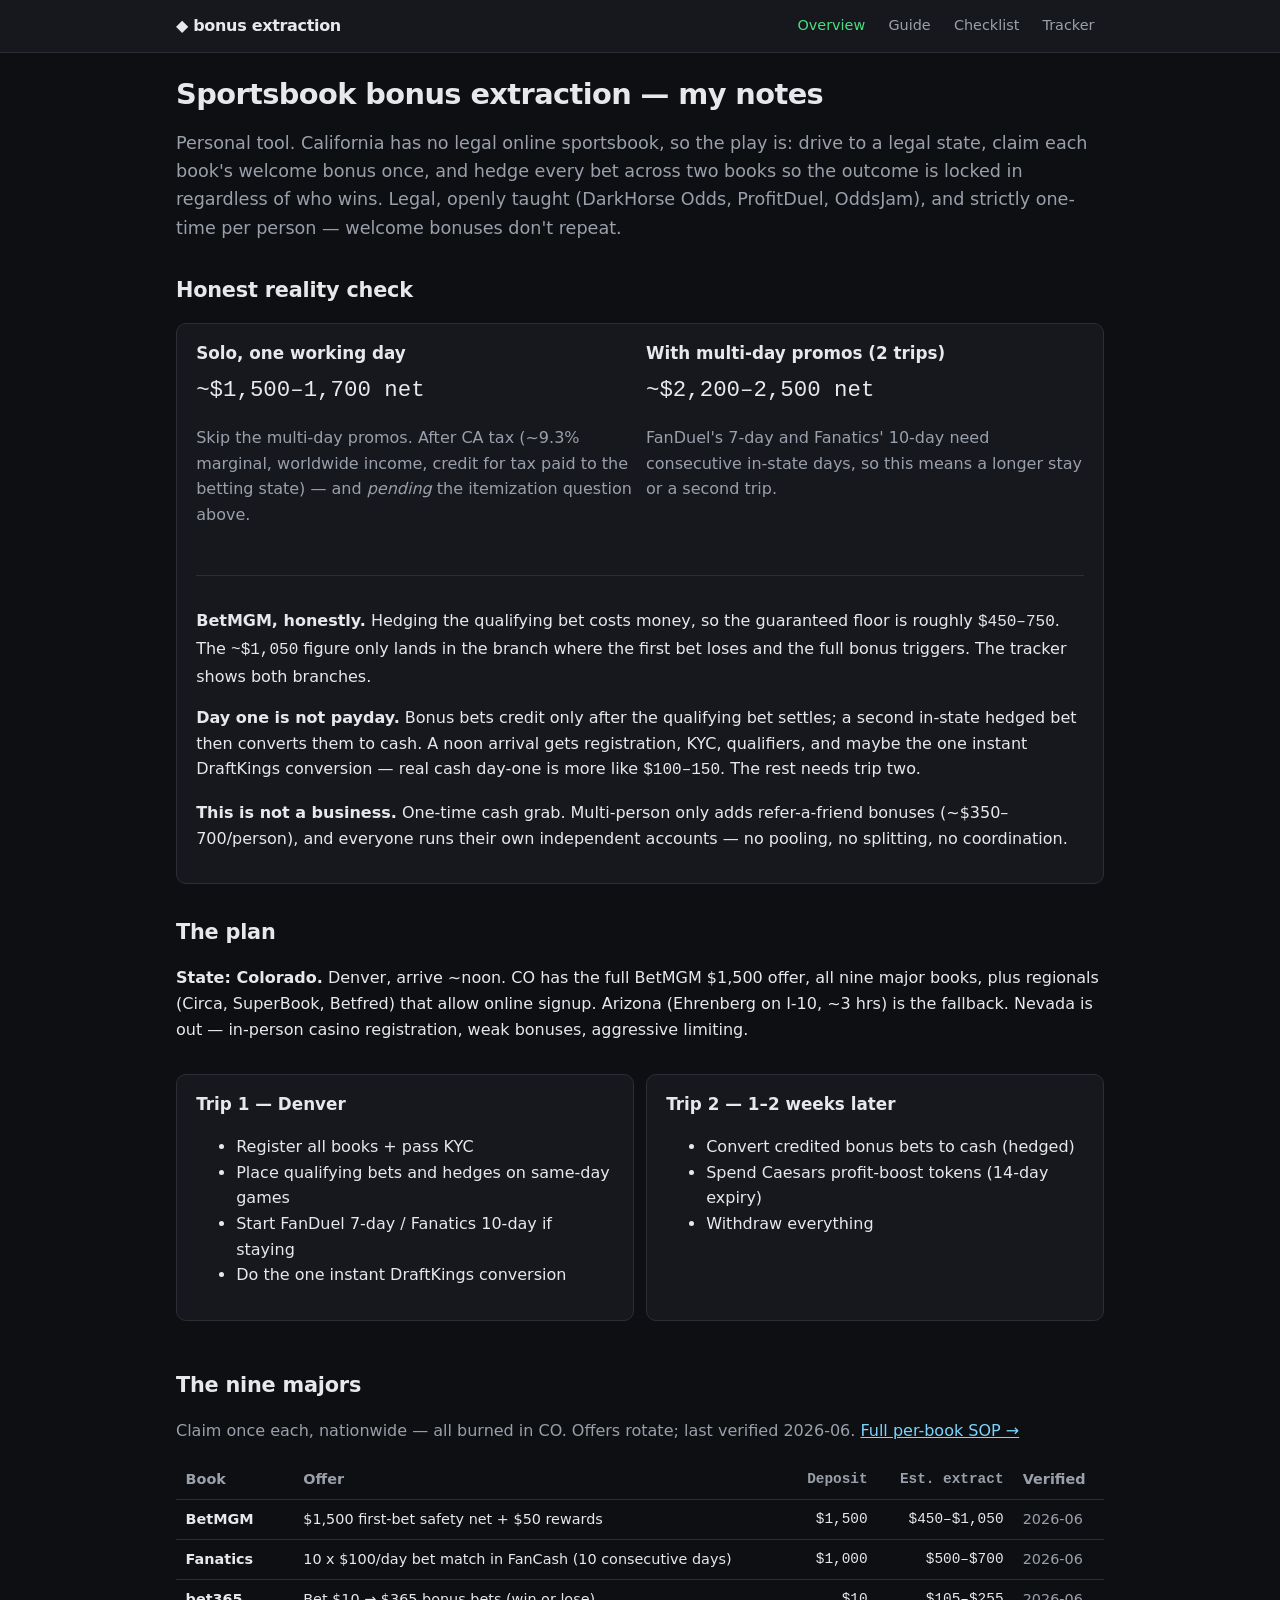
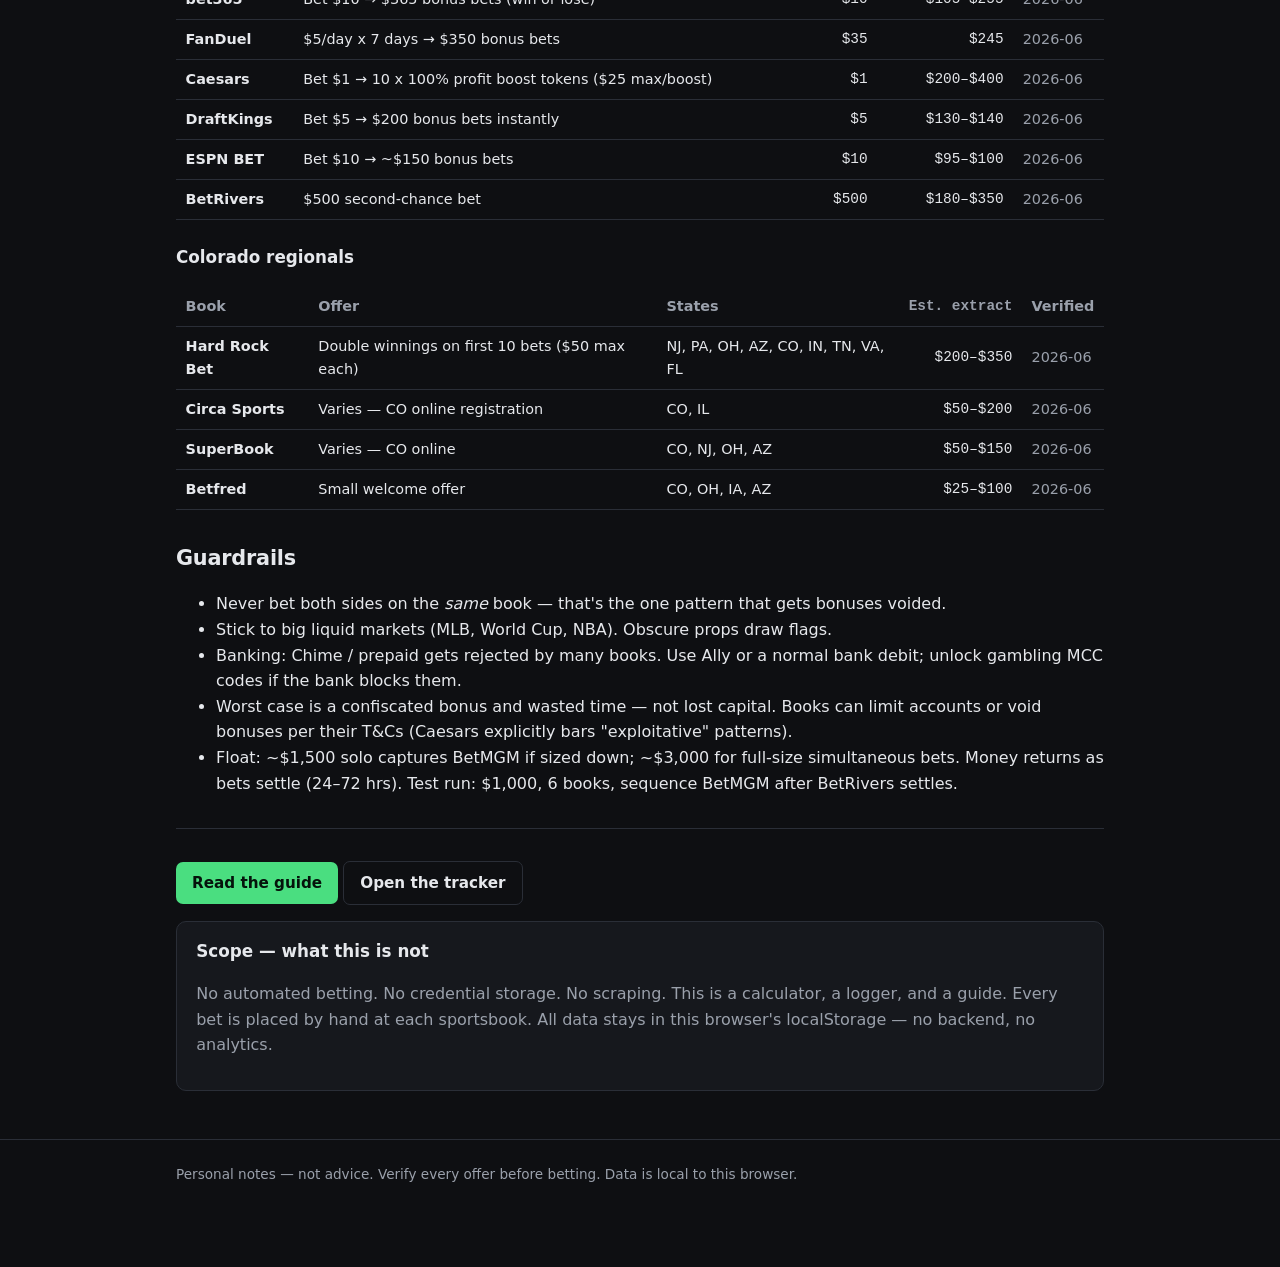
<file: index.html>
<!doctype html>
<html lang="en">
<head>
  <meta charset="utf-8">
  <meta name="viewport" content="width=device-width, initial-scale=1">
  <meta name="robots" content="noindex">
  <title>bonus extraction — notes &amp; tracker</title>
  <link rel="stylesheet" href="css/style.css">
</head>
<body>
<header class="site">
  <div class="wrap">
    <a class="brand" href="index.html">◆ bonus extraction</a>
    <nav>
      <a href="index.html" class="active">Overview</a>
      <a href="guide.html">Guide</a>
      <a href="checklist.html">Checklist</a>
      <a href="tracker.html">Tracker</a>
    </nav>
  </div>
</header>

<main class="wrap">
  <h1>Sportsbook bonus extraction — my notes</h1>
  <p class="lede">
    Personal tool. California has no legal online sportsbook, so the play is: drive to a legal
    state, claim each book's welcome bonus once, and hedge every bet across two books so the
    outcome is locked in regardless of who wins. Legal, openly taught (DarkHorse Odds, ProfitDuel,
    OddsJam), and strictly one-time per person — welcome bonuses don't repeat.
  </p>

  <h2>Honest reality check</h2>
  <div class="card">
    <div class="grid2">
      <div>
        <h3 style="margin-top:0">Solo, one working day</h3>
        <p class="num" style="font-size:1.4rem;margin:.2rem 0">~$1,500–1,700 net</p>
        <p class="dim">Skip the multi-day promos. After CA tax (~9.3% marginal, worldwide
          income, credit for tax paid to the betting state) — and <em>pending</em> the
          itemization question above.</p>
      </div>
      <div>
        <h3 style="margin-top:0">With multi-day promos (2 trips)</h3>
        <p class="num" style="font-size:1.4rem;margin:.2rem 0">~$2,200–2,500 net</p>
        <p class="dim">FanDuel's 7-day and Fanatics' 10-day need consecutive in-state days,
          so this means a longer stay or a second trip.</p>
      </div>
    </div>
    <hr>
    <p><strong>BetMGM, honestly.</strong> Hedging the qualifying bet costs money, so the
      guaranteed floor is roughly <span class="num">$450–750</span>. The
      <span class="num">~$1,050</span> figure only lands in the branch where the first bet
      loses and the full bonus triggers. The tracker shows both branches.</p>
    <p><strong>Day one is not payday.</strong> Bonus bets credit only after the qualifying bet
      settles; a second in-state hedged bet then converts them to cash. A noon arrival gets
      registration, KYC, qualifiers, and maybe the one instant DraftKings conversion —
      real cash day-one is more like <span class="num">$100–150</span>. The rest needs trip two.</p>
    <p><strong>This is not a business.</strong> One-time cash grab. Multi-person only adds
      refer-a-friend bonuses (~$350–700/person), and everyone runs their own independent
      accounts — no pooling, no splitting, no coordination.</p>
  </div>

  <h2>The plan</h2>
  <p><strong>State: Colorado.</strong> Denver, arrive ~noon. CO has the full BetMGM $1,500
    offer, all nine major books, plus regionals (Circa, SuperBook, Betfred) that allow online
    signup. Arizona (Ehrenberg on I-10, ~3 hrs) is the fallback. Nevada is out — in-person
    casino registration, weak bonuses, aggressive limiting.</p>

  <div class="grid2">
    <div class="card">
      <h3 style="margin-top:0">Trip 1 — Denver</h3>
      <ul>
        <li>Register all books + pass KYC</li>
        <li>Place qualifying bets and hedges on same-day games</li>
        <li>Start FanDuel 7-day / Fanatics 10-day if staying</li>
        <li>Do the one instant DraftKings conversion</li>
      </ul>
    </div>
    <div class="card">
      <h3 style="margin-top:0">Trip 2 — 1–2 weeks later</h3>
      <ul>
        <li>Convert credited bonus bets to cash (hedged)</li>
        <li>Spend Caesars profit-boost tokens (14-day expiry)</li>
        <li>Withdraw everything</li>
      </ul>
    </div>
  </div>

  <h2>The nine majors</h2>
  <p class="dim">Claim once each, nationwide — all burned in CO. Offers rotate; last verified
    <span data-books-verified>—</span>. <a href="guide.html">Full per-book SOP →</a></p>
  <div data-books-table data-books-filter="major"
       data-books-cols="name,offer,deposit,estExtract,verified"></div>

  <h3>Colorado regionals</h3>
  <div data-books-table data-books-filter="regional"
       data-books-cols="name,offer,states,estExtract,verified"></div>

  <h2>Guardrails</h2>
  <ul>
    <li>Never bet both sides on the <em>same</em> book — that's the one pattern that gets bonuses voided.</li>
    <li>Stick to big liquid markets (MLB, World Cup, NBA). Obscure props draw flags.</li>
    <li>Banking: Chime / prepaid gets rejected by many books. Use Ally or a normal bank debit;
      unlock gambling MCC codes if the bank blocks them.</li>
    <li>Worst case is a confiscated bonus and wasted time — not lost capital. Books can limit
      accounts or void bonuses per their T&amp;Cs (Caesars explicitly bars "exploitative" patterns).</li>
    <li>Float: ~$1,500 solo captures BetMGM if sized down; ~$3,000 for full-size simultaneous
      bets. Money returns as bets settle (24–72 hrs). Test run: $1,000, 6 books, sequence
      BetMGM after BetRivers settles.</li>
  </ul>

  <hr>
  <p><a class="btn" href="guide.html">Read the guide</a>
     <a class="btn ghost" href="tracker.html">Open the tracker</a></p>

  <div class="card">
    <h3 style="margin-top:0">Scope — what this is not</h3>
    <p class="dim">No automated betting. No credential storage. No scraping. This is a
      calculator, a logger, and a guide. Every bet is placed by hand at each sportsbook.
      All data stays in this browser's localStorage — no backend, no analytics.</p>
  </div>
</main>

<footer class="site">
  <div class="wrap">Personal notes — not advice. Verify every offer before betting.
    Data is local to this browser.</div>
</footer>

<script src="js/data.js"></script>
</body>
</html>
</file>
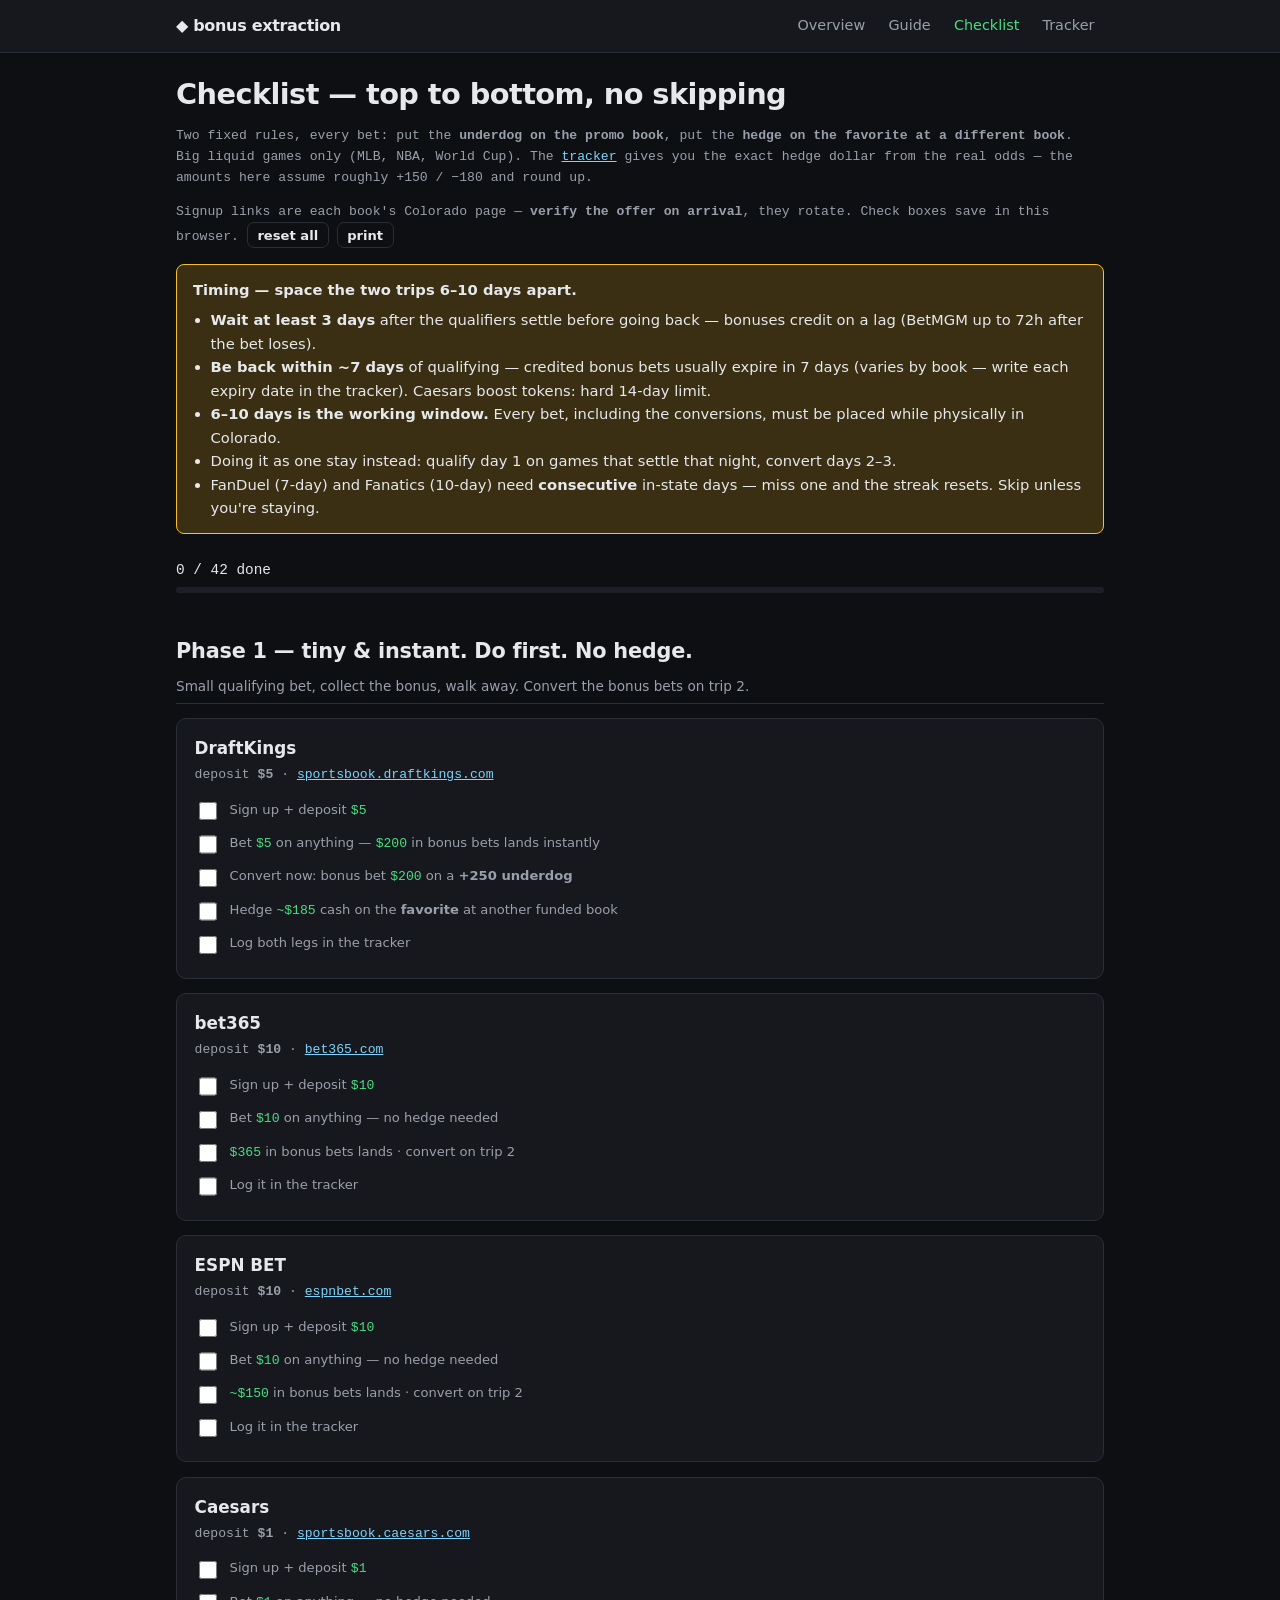
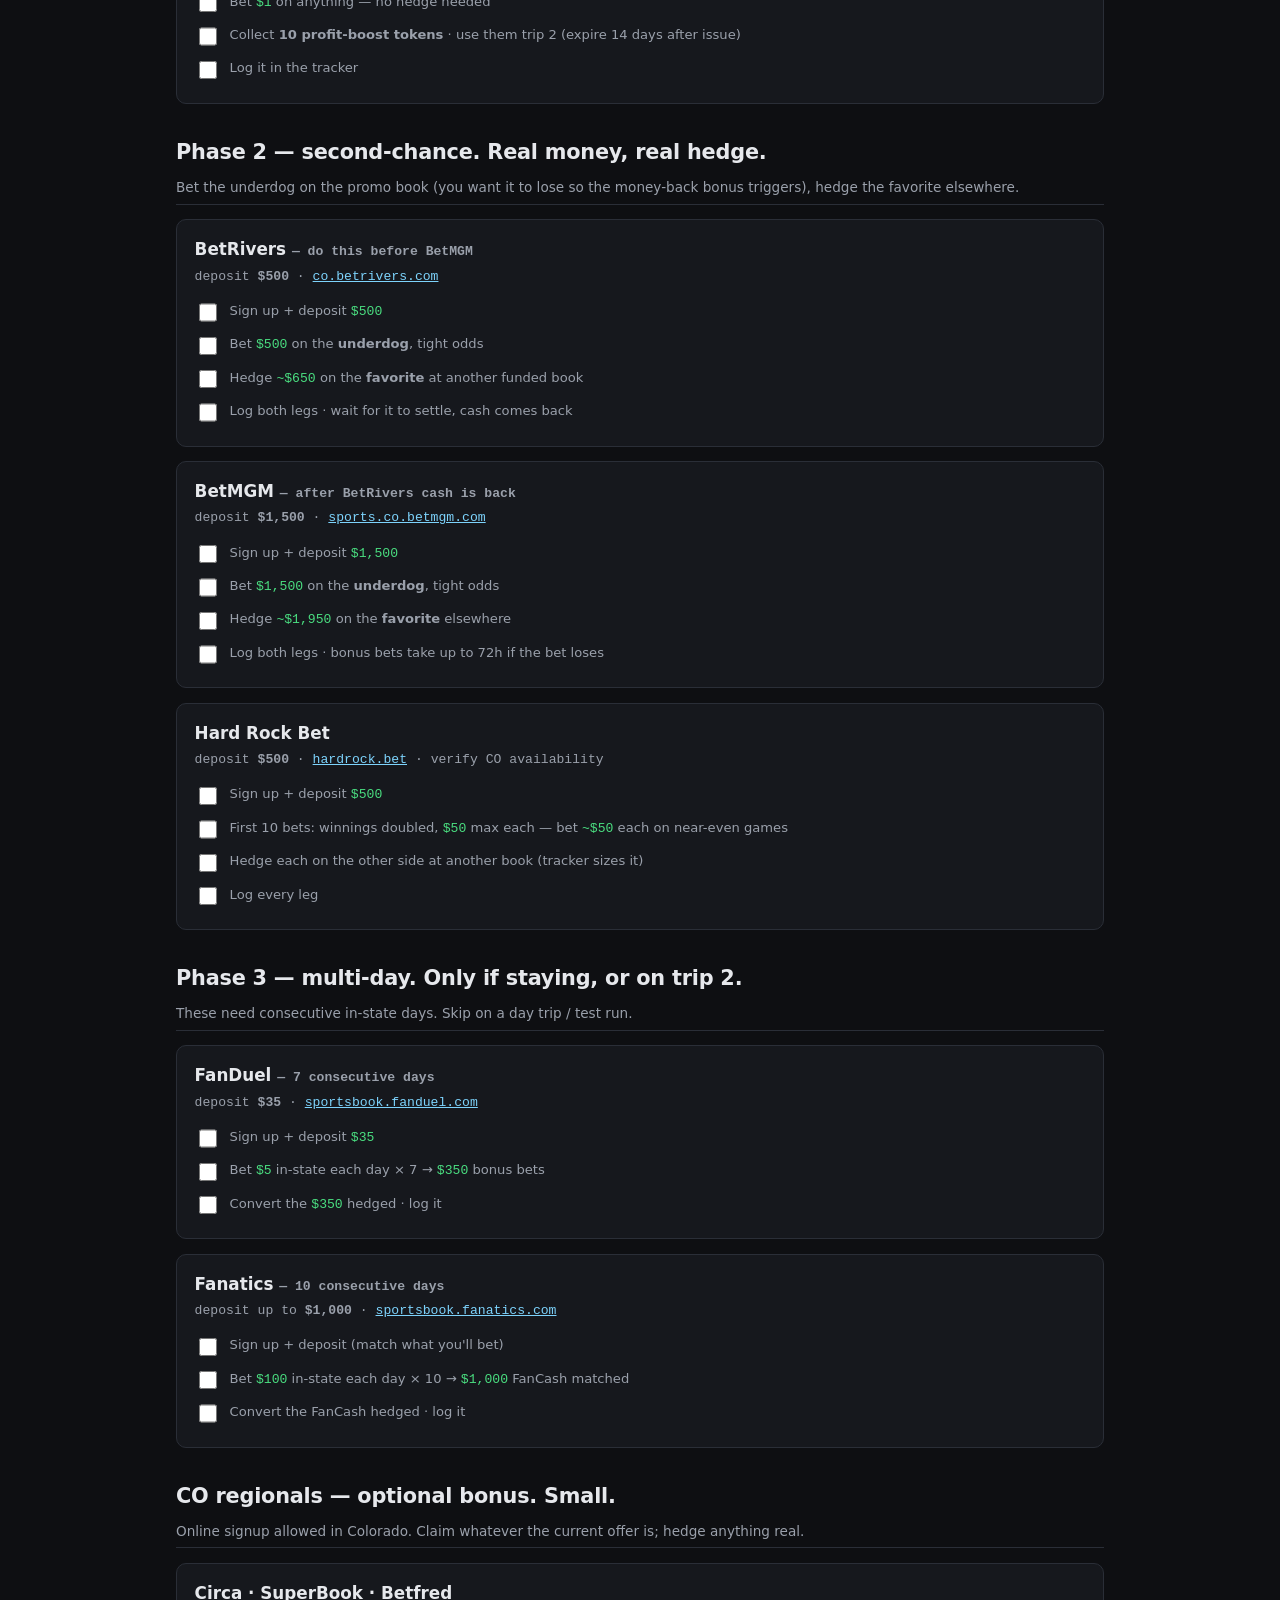
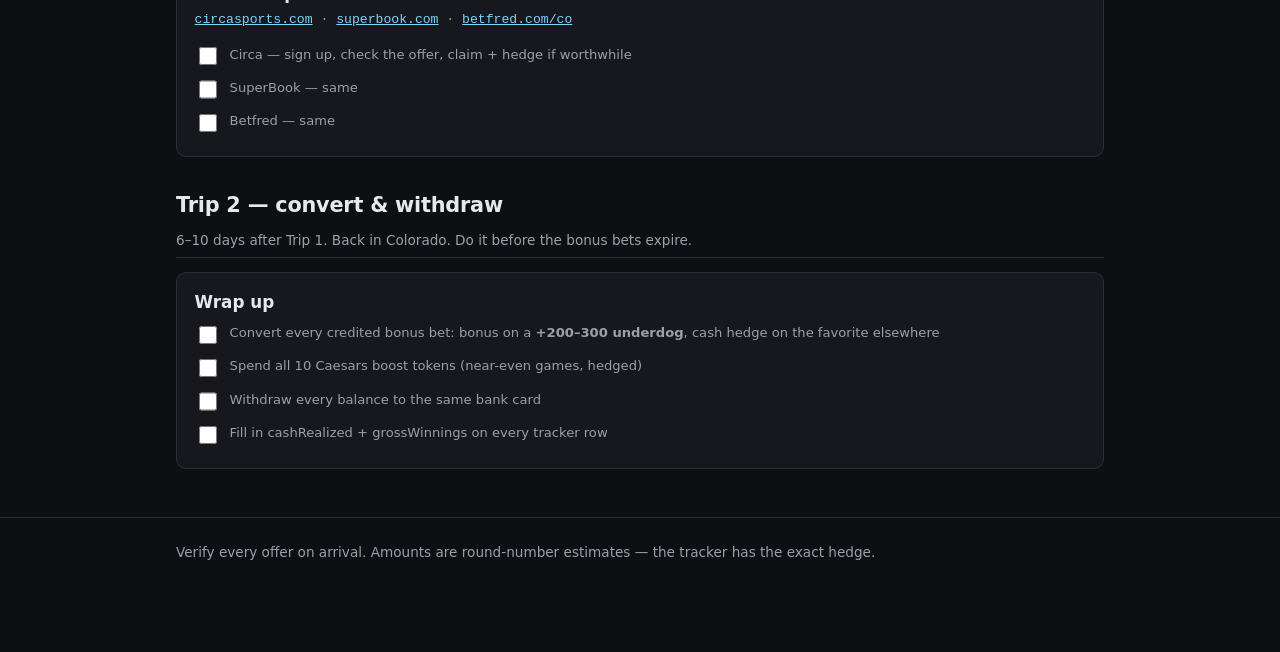
<file: checklist.html>
<!doctype html>
<html lang="en">
<head>
  <meta charset="utf-8">
  <meta name="viewport" content="width=device-width, initial-scale=1">
  <meta name="robots" content="noindex">
  <title>Checklist — do these in order</title>
  <link rel="stylesheet" href="css/style.css">
  <style>
    .job { background: var(--bg-raised); border: 1px solid var(--border); border-radius: 10px; padding: 1rem 1.1rem; margin: 0.9rem 0; }
    .job h3 { margin: 0 0 0.15rem; font-size: 1.05rem; }
    .job .meta { font-family: var(--mono); font-size: 0.82rem; color: var(--text-dim); margin-bottom: 0.6rem; }
    .job .meta a { color: var(--link); }
    .check { display: flex; gap: 0.6rem; align-items: flex-start; padding: 0.3rem 0; font-size: 0.95rem; line-height: 1.45; }
    .check input { width: 1.15rem; height: 1.15rem; flex-shrink: 0; margin-top: 0.15rem; accent-color: var(--accent); }
    .check .amt { font-family: var(--mono); font-variant-numeric: tabular-nums; color: var(--accent); }
    .check.done label { text-decoration: line-through; color: var(--text-dim); }
    .phase { margin: 2rem 0 0.5rem; padding-bottom: 0.3rem; border-bottom: 1px solid var(--border); }
    .phase small { display: block; color: var(--text-dim); font-weight: 400; font-size: 0.85rem; margin-top: 0.15rem; }
    .rule { font-family: var(--mono); font-size: 0.82rem; color: var(--text-dim); }
    .progress { position: sticky; top: 52px; background: var(--bg); padding: 0.6rem 0; z-index: 5; font-family: var(--mono); font-size: 0.9rem; }
    .progress .bar { height: 6px; background: var(--bg-input); border-radius: 999px; overflow: hidden; margin-top: 0.3rem; }
    .progress .bar > i { display: block; height: 100%; background: var(--accent); width: 0; transition: width 0.2s; }
    @media print {
      header.site, footer.site, .progress, #reset, .noprint { display: none !important; }
      .job { break-inside: avoid; border-color: #999; }
      body { background: #fff; color: #000; }
    }
  </style>
</head>
<body>
<header class="site">
  <div class="wrap">
    <a class="brand" href="index.html">◆ bonus extraction</a>
    <nav>
      <a href="index.html">Overview</a>
      <a href="guide.html">Guide</a>
      <a href="checklist.html" class="active">Checklist</a>
      <a href="tracker.html">Tracker</a>
    </nav>
  </div>
</header>

<main class="wrap">
  <h1>Checklist — top to bottom, no skipping</h1>
  <p class="rule">Two fixed rules, every bet: put the <strong>underdog on the promo book</strong>,
    put the <strong>hedge on the favorite at a different book</strong>. Big liquid games only
    (MLB, NBA, World Cup). The <a href="tracker.html">tracker</a> gives you the exact hedge
    dollar from the real odds — the amounts here assume roughly +150 / −180 and round up.</p>
  <p class="rule noprint">Signup links are each book's Colorado page — <strong>verify the offer
    on arrival</strong>, they rotate. Check boxes save in this browser.
    <button id="reset" class="btn ghost sm" type="button">reset all</button>
    <button class="btn ghost sm noprint" type="button" onclick="window.print()">print</button></p>

  <div class="banner">
    <strong>Timing — space the two trips 6–10 days apart.</strong>
    <ul style="margin:0.4rem 0 0;padding-left:1.1rem">
      <li><b>Wait at least 3 days</b> after the qualifiers settle before going back — bonuses
        credit on a lag (BetMGM up to 72h after the bet loses).</li>
      <li><b>Be back within ~7 days</b> of qualifying — credited bonus bets usually expire in 7
        days (varies by book — write each expiry date in the tracker). Caesars boost tokens:
        hard 14-day limit.</li>
      <li><b>6–10 days is the working window.</b> Every bet, including the conversions, must be
        placed while physically in Colorado.</li>
      <li>Doing it as one stay instead: qualify day 1 on games that settle that night, convert
        days 2–3.</li>
      <li>FanDuel (7-day) and Fanatics (10-day) need <b>consecutive</b> in-state days — miss one
        and the streak resets. Skip unless you're staying.</li>
    </ul>
  </div>

  <div class="progress">
    <span id="ptext">0 / 0 done</span>
    <div class="bar"><i id="pbar"></i></div>
  </div>

  <div class="phase"><h2>Phase 1 — tiny & instant. Do first. No hedge.</h2>
    <small>Small qualifying bet, collect the bonus, walk away. Convert the bonus bets on trip 2.</small></div>

  <div class="job" data-job>
    <h3>DraftKings</h3>
    <div class="meta">deposit <b>$5</b> · <a href="https://sportsbook.draftkings.com/" target="_blank" rel="noopener">sportsbook.draftkings.com</a></div>
    <div class="check"><input type="checkbox" id="dk1"><label for="dk1">Sign up + deposit <span class="amt">$5</span></label></div>
    <div class="check"><input type="checkbox" id="dk2"><label for="dk2">Bet <span class="amt">$5</span> on anything — <span class="amt">$200</span> in bonus bets lands instantly</label></div>
    <div class="check"><input type="checkbox" id="dk3"><label for="dk3">Convert now: bonus bet <span class="amt">$200</span> on a <b>+250 underdog</b></label></div>
    <div class="check"><input type="checkbox" id="dk4"><label for="dk4">Hedge <span class="amt">~$185</span> cash on the <b>favorite</b> at another funded book</label></div>
    <div class="check"><input type="checkbox" id="dk5"><label for="dk5">Log both legs in the tracker</label></div>
  </div>

  <div class="job" data-job>
    <h3>bet365</h3>
    <div class="meta">deposit <b>$10</b> · <a href="https://www.bet365.com/" target="_blank" rel="noopener">bet365.com</a></div>
    <div class="check"><input type="checkbox" id="b365a"><label for="b365a">Sign up + deposit <span class="amt">$10</span></label></div>
    <div class="check"><input type="checkbox" id="b365b"><label for="b365b">Bet <span class="amt">$10</span> on anything — no hedge needed</label></div>
    <div class="check"><input type="checkbox" id="b365c"><label for="b365c"><span class="amt">$365</span> in bonus bets lands · convert on trip 2</label></div>
    <div class="check"><input type="checkbox" id="b365d"><label for="b365d">Log it in the tracker</label></div>
  </div>

  <div class="job" data-job>
    <h3>ESPN BET</h3>
    <div class="meta">deposit <b>$10</b> · <a href="https://espnbet.com/" target="_blank" rel="noopener">espnbet.com</a></div>
    <div class="check"><input type="checkbox" id="espna"><label for="espna">Sign up + deposit <span class="amt">$10</span></label></div>
    <div class="check"><input type="checkbox" id="espnb"><label for="espnb">Bet <span class="amt">$10</span> on anything — no hedge needed</label></div>
    <div class="check"><input type="checkbox" id="espnc"><label for="espnc"><span class="amt">~$150</span> in bonus bets lands · convert on trip 2</label></div>
    <div class="check"><input type="checkbox" id="espnd"><label for="espnd">Log it in the tracker</label></div>
  </div>

  <div class="job" data-job>
    <h3>Caesars</h3>
    <div class="meta">deposit <b>$1</b> · <a href="https://sportsbook.caesars.com/" target="_blank" rel="noopener">sportsbook.caesars.com</a></div>
    <div class="check"><input type="checkbox" id="cza"><label for="cza">Sign up + deposit <span class="amt">$1</span></label></div>
    <div class="check"><input type="checkbox" id="czb"><label for="czb">Bet <span class="amt">$1</span> on anything — no hedge needed</label></div>
    <div class="check"><input type="checkbox" id="czc"><label for="czc">Collect <b>10 profit-boost tokens</b> · use them trip 2 (expire 14 days after issue)</label></div>
    <div class="check"><input type="checkbox" id="czd"><label for="czd">Log it in the tracker</label></div>
  </div>

  <div class="phase"><h2>Phase 2 — second-chance. Real money, real hedge.</h2>
    <small>Bet the underdog on the promo book (you want it to lose so the money-back bonus triggers), hedge the favorite elsewhere.</small></div>

  <div class="job" data-job>
    <h3>BetRivers <span class="rule">— do this before BetMGM</span></h3>
    <div class="meta">deposit <b>$500</b> · <a href="https://co.betrivers.com/" target="_blank" rel="noopener">co.betrivers.com</a></div>
    <div class="check"><input type="checkbox" id="bra"><label for="bra">Sign up + deposit <span class="amt">$500</span></label></div>
    <div class="check"><input type="checkbox" id="brb"><label for="brb">Bet <span class="amt">$500</span> on the <b>underdog</b>, tight odds</label></div>
    <div class="check"><input type="checkbox" id="brc"><label for="brc">Hedge <span class="amt">~$650</span> on the <b>favorite</b> at another funded book</label></div>
    <div class="check"><input type="checkbox" id="brd"><label for="brd">Log both legs · wait for it to settle, cash comes back</label></div>
  </div>

  <div class="job" data-job>
    <h3>BetMGM <span class="rule">— after BetRivers cash is back</span></h3>
    <div class="meta">deposit <b>$1,500</b> · <a href="https://sports.co.betmgm.com/" target="_blank" rel="noopener">sports.co.betmgm.com</a></div>
    <div class="check"><input type="checkbox" id="mgma"><label for="mgma">Sign up + deposit <span class="amt">$1,500</span></label></div>
    <div class="check"><input type="checkbox" id="mgmb"><label for="mgmb">Bet <span class="amt">$1,500</span> on the <b>underdog</b>, tight odds</label></div>
    <div class="check"><input type="checkbox" id="mgmc"><label for="mgmc">Hedge <span class="amt">~$1,950</span> on the <b>favorite</b> elsewhere</label></div>
    <div class="check"><input type="checkbox" id="mgmd"><label for="mgmd">Log both legs · bonus bets take up to 72h if the bet loses</label></div>
  </div>

  <div class="job" data-job>
    <h3>Hard Rock Bet</h3>
    <div class="meta">deposit <b>$500</b> · <a href="https://app.hardrock.bet/" target="_blank" rel="noopener">hardrock.bet</a> · <span class="rule">verify CO availability</span></div>
    <div class="check"><input type="checkbox" id="hra"><label for="hra">Sign up + deposit <span class="amt">$500</span></label></div>
    <div class="check"><input type="checkbox" id="hrb"><label for="hrb">First 10 bets: winnings doubled, <span class="amt">$50</span> max each — bet <span class="amt">~$50</span> each on near-even games</label></div>
    <div class="check"><input type="checkbox" id="hrc"><label for="hrc">Hedge each on the other side at another book (tracker sizes it)</label></div>
    <div class="check"><input type="checkbox" id="hrd"><label for="hrd">Log every leg</label></div>
  </div>

  <div class="phase"><h2>Phase 3 — multi-day. Only if staying, or on trip 2.</h2>
    <small>These need consecutive in-state days. Skip on a day trip / test run.</small></div>

  <div class="job" data-job>
    <h3>FanDuel <span class="rule">— 7 consecutive days</span></h3>
    <div class="meta">deposit <b>$35</b> · <a href="https://sportsbook.fanduel.com/" target="_blank" rel="noopener">sportsbook.fanduel.com</a></div>
    <div class="check"><input type="checkbox" id="fda"><label for="fda">Sign up + deposit <span class="amt">$35</span></label></div>
    <div class="check"><input type="checkbox" id="fdb"><label for="fdb">Bet <span class="amt">$5</span> in-state each day × 7 → <span class="amt">$350</span> bonus bets</label></div>
    <div class="check"><input type="checkbox" id="fdc"><label for="fdc">Convert the <span class="amt">$350</span> hedged · log it</label></div>
  </div>

  <div class="job" data-job>
    <h3>Fanatics <span class="rule">— 10 consecutive days</span></h3>
    <div class="meta">deposit up to <b>$1,000</b> · <a href="https://sportsbook.fanatics.com/" target="_blank" rel="noopener">sportsbook.fanatics.com</a></div>
    <div class="check"><input type="checkbox" id="fna"><label for="fna">Sign up + deposit (match what you'll bet)</label></div>
    <div class="check"><input type="checkbox" id="fnb"><label for="fnb">Bet <span class="amt">$100</span> in-state each day × 10 → <span class="amt">$1,000</span> FanCash matched</label></div>
    <div class="check"><input type="checkbox" id="fnc"><label for="fnc">Convert the FanCash hedged · log it</label></div>
  </div>

  <div class="phase"><h2>CO regionals — optional bonus. Small.</h2>
    <small>Online signup allowed in Colorado. Claim whatever the current offer is; hedge anything real.</small></div>

  <div class="job" data-job>
    <h3>Circa · SuperBook · Betfred</h3>
    <div class="meta"><a href="https://www.circasports.com/" target="_blank" rel="noopener">circasports.com</a> · <a href="https://co.superbook.com/" target="_blank" rel="noopener">superbook.com</a> · <a href="https://www.betfred.com/co" target="_blank" rel="noopener">betfred.com/co</a></div>
    <div class="check"><input type="checkbox" id="rga"><label for="rga">Circa — sign up, check the offer, claim + hedge if worthwhile</label></div>
    <div class="check"><input type="checkbox" id="rgb"><label for="rgb">SuperBook — same</label></div>
    <div class="check"><input type="checkbox" id="rgc"><label for="rgc">Betfred — same</label></div>
  </div>

  <div class="phase"><h2>Trip 2 — convert &amp; withdraw</h2>
    <small>6–10 days after Trip 1. Back in Colorado. Do it before the bonus bets expire.</small></div>
  <div class="job" data-job>
    <h3>Wrap up</h3>
    <div class="check"><input type="checkbox" id="w1"><label for="w1">Convert every credited bonus bet: bonus on a <b>+200–300 underdog</b>, cash hedge on the favorite elsewhere</label></div>
    <div class="check"><input type="checkbox" id="w2"><label for="w2">Spend all 10 Caesars boost tokens (near-even games, hedged)</label></div>
    <div class="check"><input type="checkbox" id="w3"><label for="w3">Withdraw every balance to the same bank card</label></div>
    <div class="check"><input type="checkbox" id="w4"><label for="w4">Fill in cashRealized + grossWinnings on every tracker row</label></div>
  </div>
</main>

<footer class="site"><div class="wrap">Verify every offer on arrival. Amounts are round-number estimates — the tracker has the exact hedge.</div></footer>

<script>
  (function () {
    var KEY = 'cuterobot_checklist_v1';
    var boxes = Array.prototype.slice.call(document.querySelectorAll('.check input[type=checkbox]'));
    var saved = {};
    try { saved = JSON.parse(localStorage.getItem(KEY) || '{}'); } catch (e) {}

    function persist() {
      var s = {};
      boxes.forEach(function (b) { if (b.checked) s[b.id] = 1; });
      try { localStorage.setItem(KEY, JSON.stringify(s)); } catch (e) {}
    }
    function paint(b) { b.closest('.check').classList.toggle('done', b.checked); }
    function progress() {
      var done = boxes.filter(function (b) { return b.checked; }).length;
      document.getElementById('ptext').textContent = done + ' / ' + boxes.length + ' done';
      document.getElementById('pbar').style.width = (boxes.length ? (done / boxes.length * 100) : 0) + '%';
    }
    boxes.forEach(function (b) {
      b.checked = !!saved[b.id];
      paint(b);
      b.addEventListener('change', function () { paint(b); persist(); progress(); });
    });
    document.getElementById('reset').addEventListener('click', function () {
      if (!confirm('Uncheck everything?')) return;
      boxes.forEach(function (b) { b.checked = false; paint(b); });
      persist(); progress();
    });
    progress();
  })();
</script>
</body>
</html>
</file>
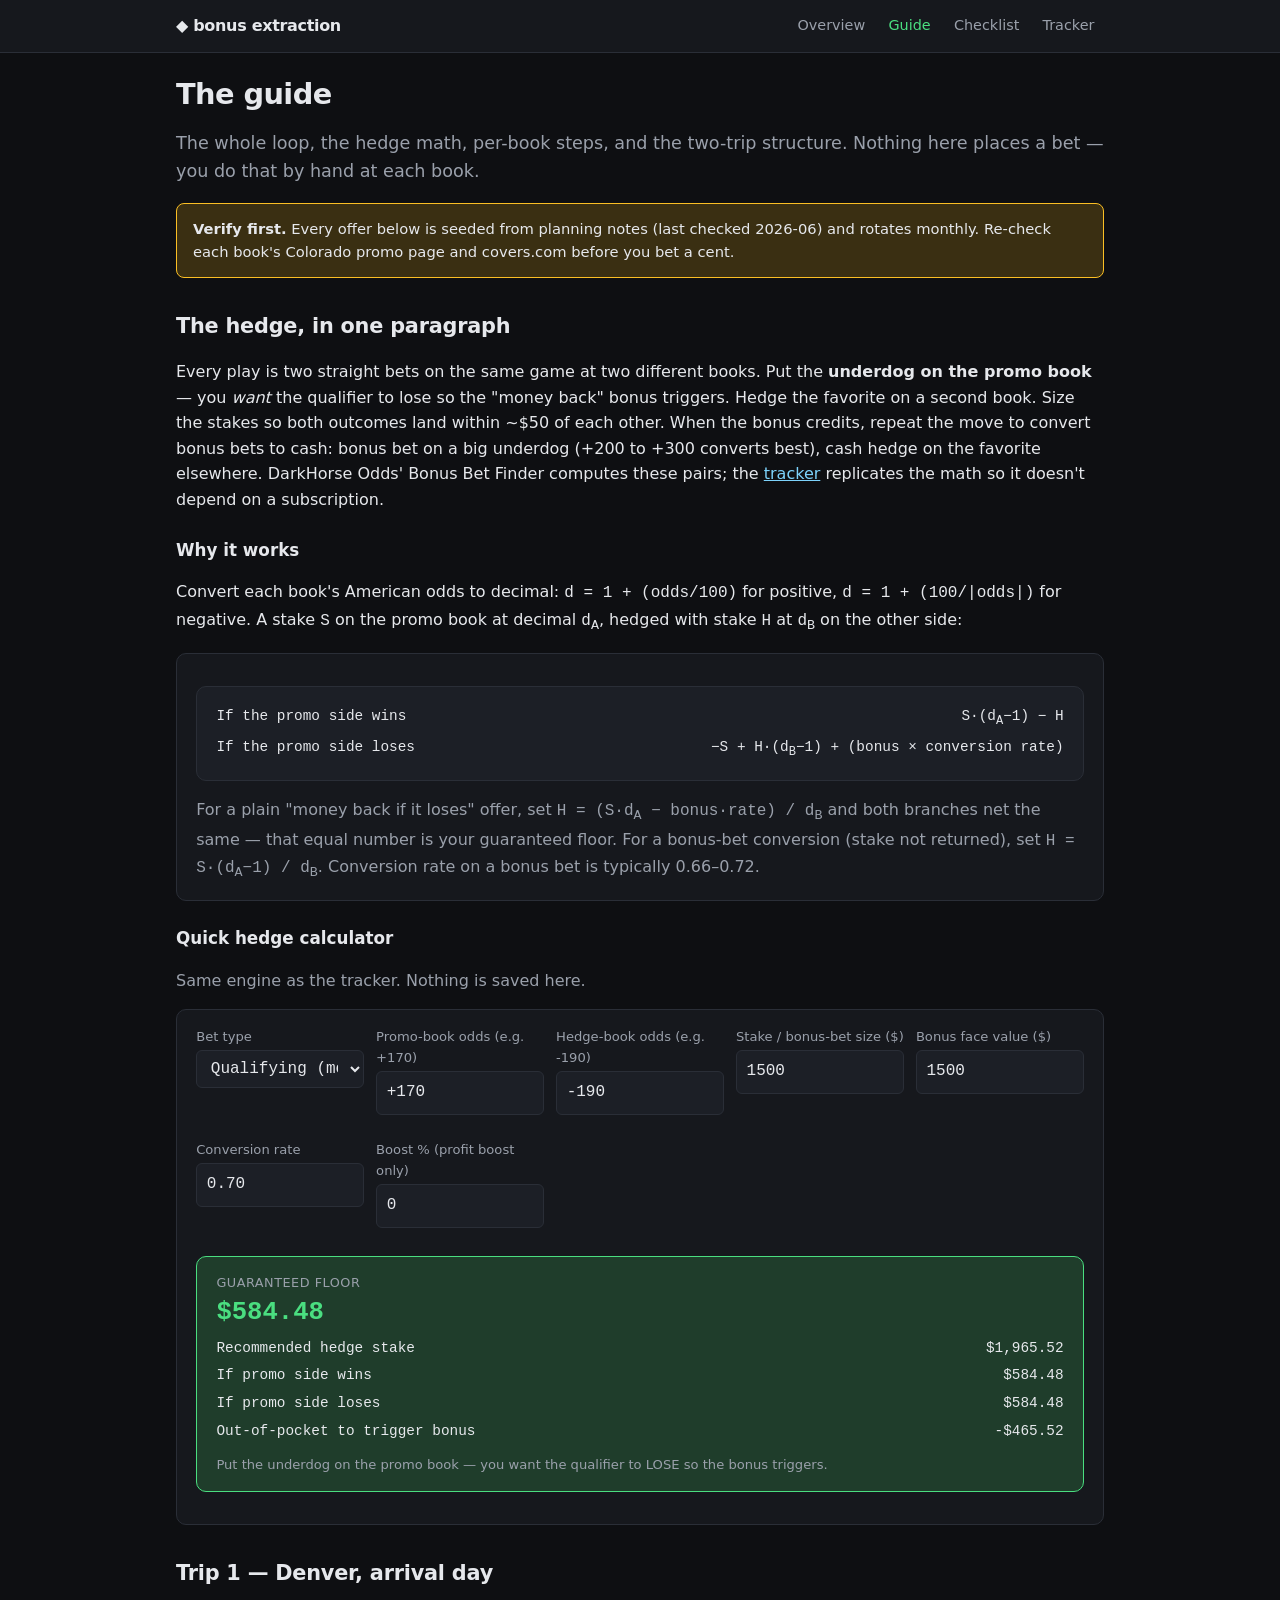
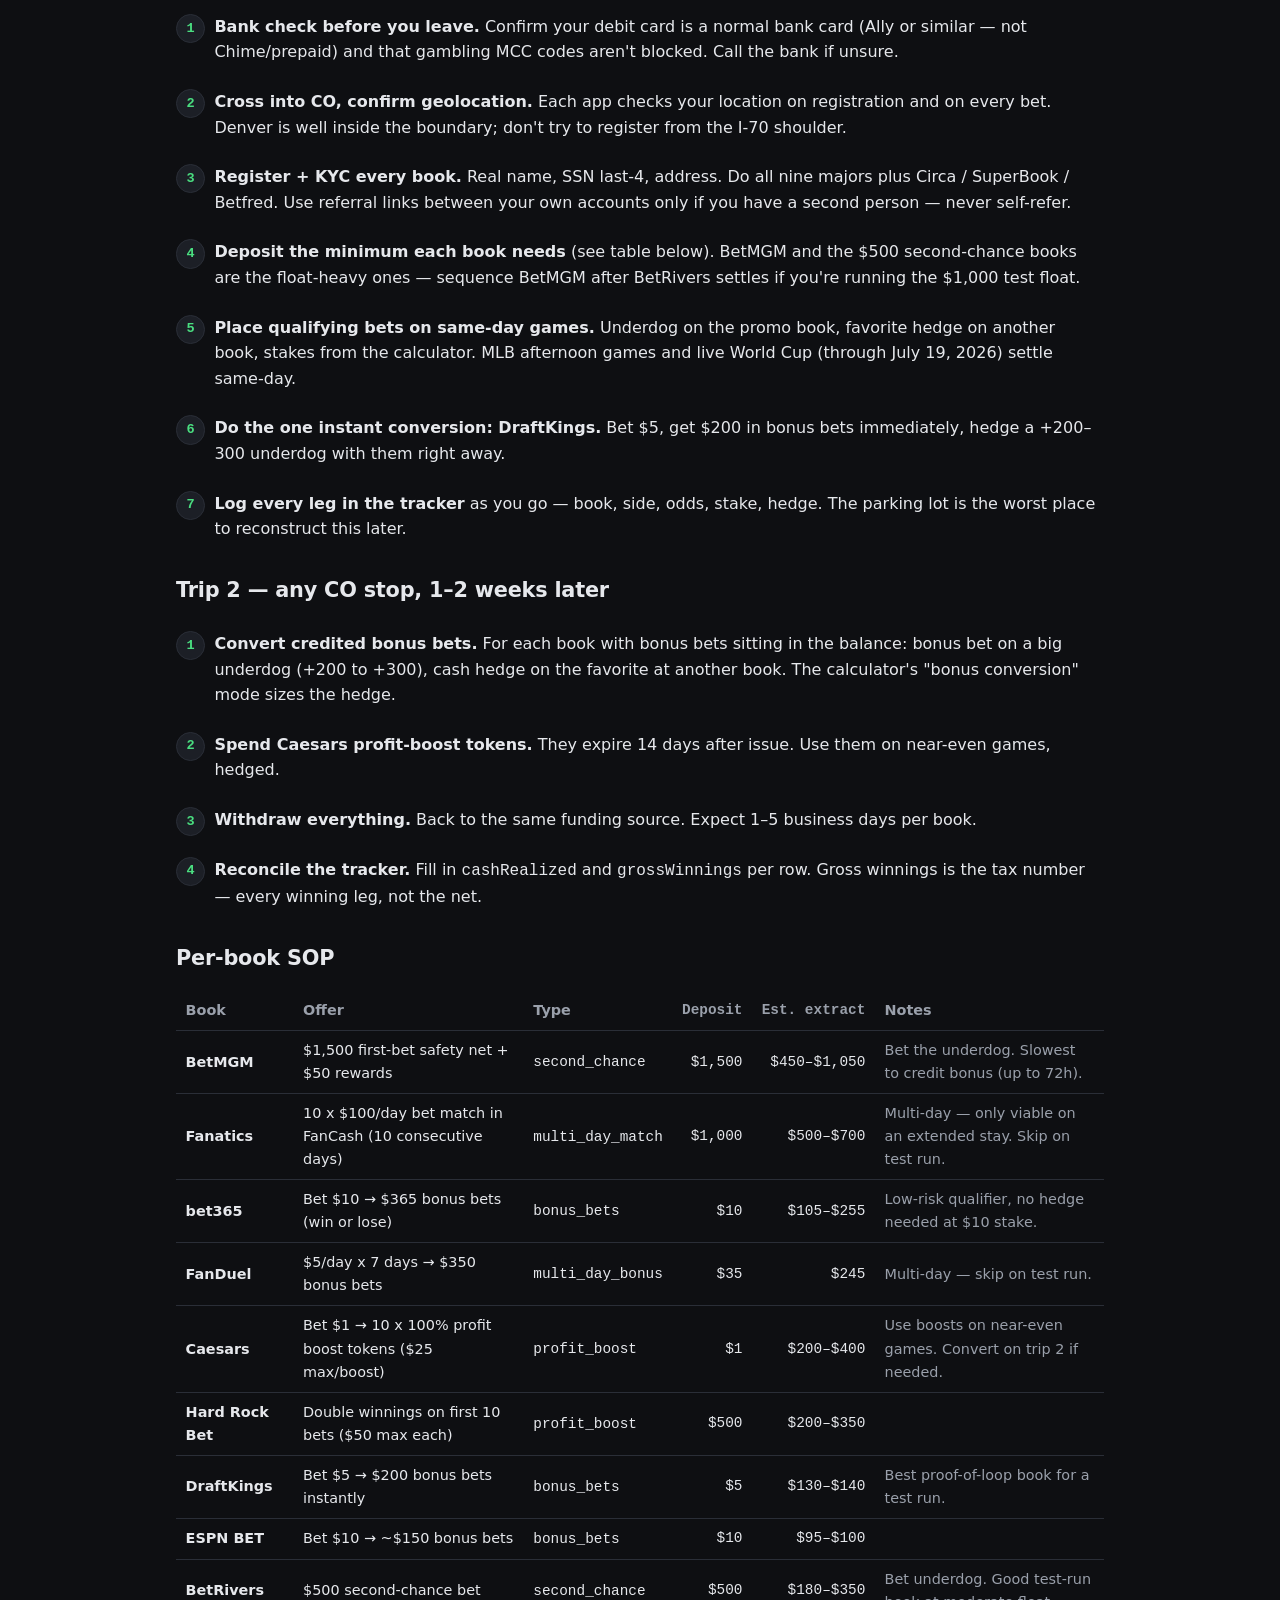
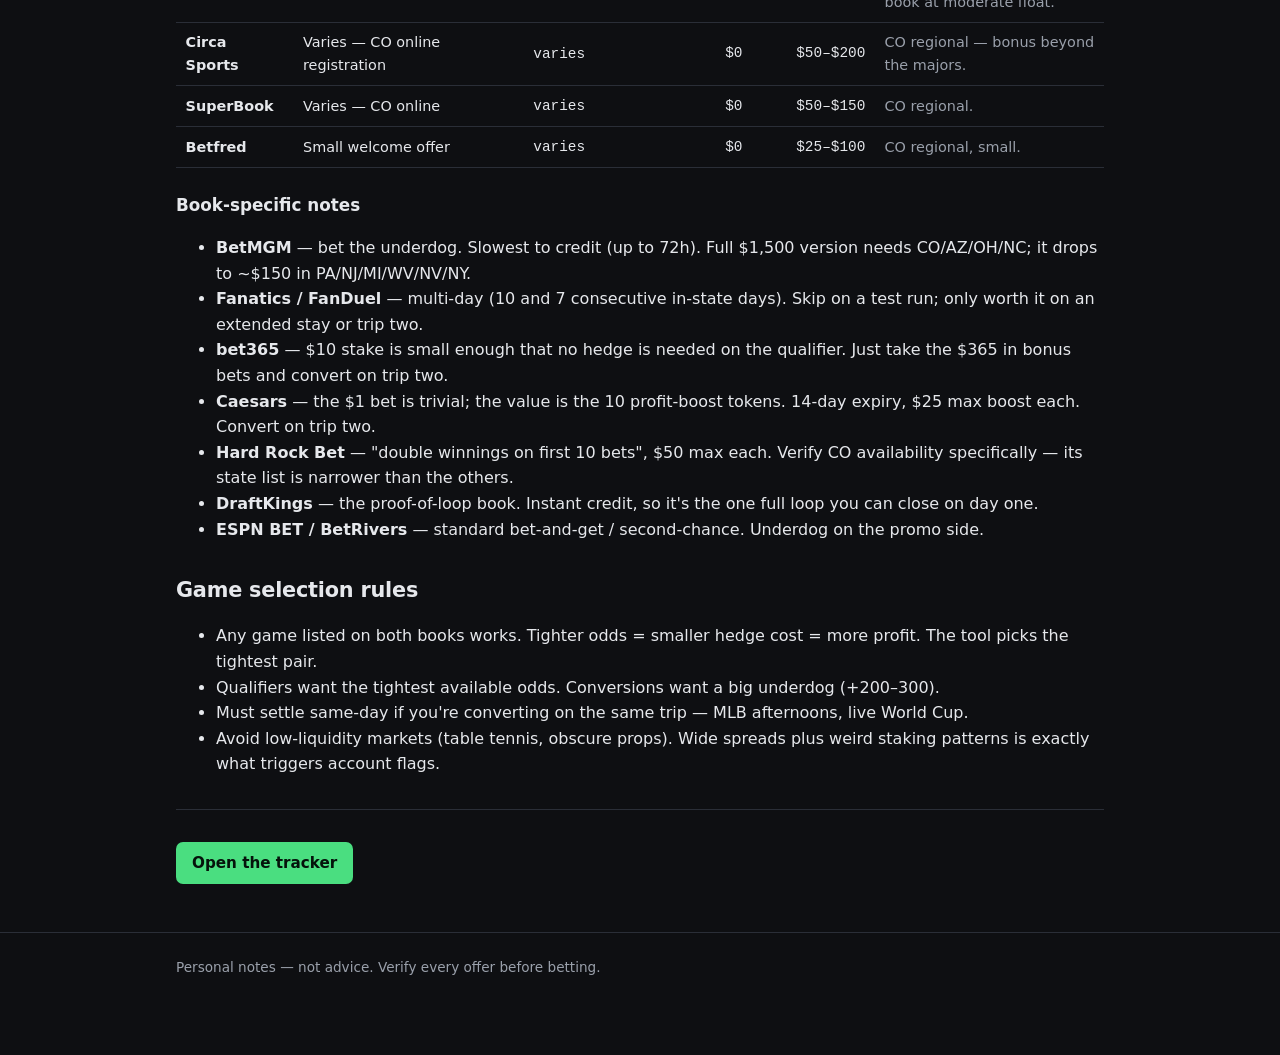
<file: guide.html>
<!doctype html>
<html lang="en">
<head>
  <meta charset="utf-8">
  <meta name="viewport" content="width=device-width, initial-scale=1">
  <meta name="robots" content="noindex">
  <title>Guide — bonus extraction flow &amp; hedge math</title>
  <link rel="stylesheet" href="css/style.css">
</head>
<body>
<header class="site">
  <div class="wrap">
    <a class="brand" href="index.html">◆ bonus extraction</a>
    <nav>
      <a href="index.html">Overview</a>
      <a href="guide.html" class="active">Guide</a>
      <a href="checklist.html">Checklist</a>
      <a href="tracker.html">Tracker</a>
    </nav>
  </div>
</header>

<main class="wrap">
  <h1>The guide</h1>
  <p class="lede">The whole loop, the hedge math, per-book steps, and the two-trip structure.
    Nothing here places a bet — you do that by hand at each book.</p>

  <div class="banner">
    <strong>Verify first.</strong> Every offer below is seeded from planning notes
    (last checked <span data-books-verified>—</span>) and rotates monthly. Re-check each
    book's Colorado promo page and covers.com before you bet a cent.
  </div>

  <h2>The hedge, in one paragraph</h2>
  <p>Every play is two straight bets on the same game at two different books. Put the
    <strong>underdog on the promo book</strong> — you <em>want</em> the qualifier to lose so the
    "money back" bonus triggers. Hedge the favorite on a second book. Size the stakes so both
    outcomes land within ~$50 of each other. When the bonus credits, repeat the move to convert
    bonus bets to cash: bonus bet on a big underdog (+200 to +300 converts best), cash hedge on
    the favorite elsewhere. DarkHorse Odds' Bonus Bet Finder computes these pairs; the
    <a href="tracker.html">tracker</a> replicates the math so it doesn't depend on a subscription.</p>

  <h3>Why it works</h3>
  <p>Convert each book's American odds to decimal: <code>d = 1 + (odds/100)</code> for positive,
    <code>d = 1 + (100/|odds|)</code> for negative. A stake <span class="num">S</span> on the promo
    book at decimal <span class="num">d<sub>A</sub></span>, hedged with stake
    <span class="num">H</span> at <span class="num">d<sub>B</sub></span> on the other side:</p>
  <div class="card">
    <div class="result" style="background:var(--bg-input);border-color:var(--border)">
      <div class="row"><span>If the promo side wins</span><span class="num">S·(d<sub>A</sub>−1) − H</span></div>
      <div class="row"><span>If the promo side loses</span><span class="num">−S + H·(d<sub>B</sub>−1) + (bonus × conversion rate)</span></div>
    </div>
    <p class="dim" style="margin-bottom:0">For a plain "money back if it loses" offer, set
      <span class="num">H = (S·d<sub>A</sub> − bonus·rate) / d<sub>B</sub></span> and both branches
      net the same — that equal number is your guaranteed floor. For a bonus-bet conversion
      (stake not returned), set <span class="num">H = S·(d<sub>A</sub>−1) / d<sub>B</sub></span>.
      Conversion rate on a bonus bet is typically 0.66–0.72.</p>
  </div>

  <h3>Quick hedge calculator</h3>
  <p class="dim">Same engine as the tracker. Nothing is saved here.</p>
  <div class="card">
    <form id="calc" class="form-grid">
      <div class="field">
        <label>Bet type</label>
        <select name="betType">
          <option value="qualifying">Qualifying (money back if it loses)</option>
          <option value="bonusConversion">Bonus-bet conversion (stake not returned)</option>
          <option value="profitBoost">Profit boost</option>
        </select>
      </div>
      <div class="field"><label>Promo-book odds (e.g. +170)</label><input name="promoOdds" value="+170"></div>
      <div class="field"><label>Hedge-book odds (e.g. -190)</label><input name="hedgeOdds" value="-190"></div>
      <div class="field"><label>Stake / bonus-bet size ($)</label><input name="stake" type="number" value="1500"></div>
      <div class="field"><label>Bonus face value ($)</label><input name="bonusValue" type="number" value="1500"></div>
      <div class="field"><label>Conversion rate</label><input name="conversionRate" type="number" step="0.01" value="0.70"></div>
      <div class="field"><label>Boost % (profit boost only)</label><input name="boostPct" type="number" value="0"></div>
    </form>
    <div id="calc-out" class="result"></div>
  </div>

  <h2>Trip 1 — Denver, arrival day</h2>
  <ol class="steps">
    <li class="step"><strong>Bank check before you leave.</strong> Confirm your debit card is a
      normal bank card (Ally or similar — not Chime/prepaid) and that gambling MCC codes aren't
      blocked. Call the bank if unsure.</li>
    <li class="step"><strong>Cross into CO, confirm geolocation.</strong> Each app checks your
      location on registration and on every bet. Denver is well inside the boundary; don't try to
      register from the I-70 shoulder.</li>
    <li class="step"><strong>Register + KYC every book.</strong> Real name, SSN last-4, address.
      Do all nine majors plus Circa / SuperBook / Betfred. Use referral links between your own
      accounts only if you have a second person — never self-refer.</li>
    <li class="step"><strong>Deposit the minimum each book needs</strong> (see table below).
      BetMGM and the $500 second-chance books are the float-heavy ones — sequence BetMGM after
      BetRivers settles if you're running the $1,000 test float.</li>
    <li class="step"><strong>Place qualifying bets on same-day games.</strong> Underdog on the
      promo book, favorite hedge on another book, stakes from the calculator. MLB afternoon games
      and live World Cup (through July 19, 2026) settle same-day.</li>
    <li class="step"><strong>Do the one instant conversion: DraftKings.</strong> Bet $5, get $200
      in bonus bets immediately, hedge a +200–300 underdog with them right away.</li>
    <li class="step"><strong>Log every leg in the tracker</strong> as you go — book, side, odds,
      stake, hedge. The parking lot is the worst place to reconstruct this later.</li>
  </ol>

  <h2>Trip 2 — any CO stop, 1–2 weeks later</h2>
  <ol class="steps">
    <li class="step"><strong>Convert credited bonus bets.</strong> For each book with bonus bets
      sitting in the balance: bonus bet on a big underdog (+200 to +300), cash hedge on the
      favorite at another book. The calculator's "bonus conversion" mode sizes the hedge.</li>
    <li class="step"><strong>Spend Caesars profit-boost tokens.</strong> They expire 14 days after
      issue. Use them on near-even games, hedged.</li>
    <li class="step"><strong>Withdraw everything.</strong> Back to the same funding source.
      Expect 1–5 business days per book.</li>
    <li class="step"><strong>Reconcile the tracker.</strong> Fill in <code>cashRealized</code> and
      <code>grossWinnings</code> per row. Gross winnings is the tax number — every winning leg,
      not the net.</li>
  </ol>

  <h2>Per-book SOP</h2>
  <div data-books-table
       data-books-cols="name,offer,promoType,deposit,estExtract,notes"></div>

  <h3>Book-specific notes</h3>
  <ul>
    <li><strong>BetMGM</strong> — bet the underdog. Slowest to credit (up to 72h). Full $1,500
      version needs CO/AZ/OH/NC; it drops to ~$150 in PA/NJ/MI/WV/NV/NY.</li>
    <li><strong>Fanatics / FanDuel</strong> — multi-day (10 and 7 consecutive in-state days).
      Skip on a test run; only worth it on an extended stay or trip two.</li>
    <li><strong>bet365</strong> — $10 stake is small enough that no hedge is needed on the
      qualifier. Just take the $365 in bonus bets and convert on trip two.</li>
    <li><strong>Caesars</strong> — the $1 bet is trivial; the value is the 10 profit-boost tokens.
      14-day expiry, $25 max boost each. Convert on trip two.</li>
    <li><strong>Hard Rock Bet</strong> — "double winnings on first 10 bets", $50 max each.
      Verify CO availability specifically — its state list is narrower than the others.</li>
    <li><strong>DraftKings</strong> — the proof-of-loop book. Instant credit, so it's the one
      full loop you can close on day one.</li>
    <li><strong>ESPN BET / BetRivers</strong> — standard bet-and-get / second-chance. Underdog on
      the promo side.</li>
  </ul>

  <h2>Game selection rules</h2>
  <ul>
    <li>Any game listed on both books works. Tighter odds = smaller hedge cost = more profit.
      The tool picks the tightest pair.</li>
    <li>Qualifiers want the tightest available odds. Conversions want a big underdog (+200–300).</li>
    <li>Must settle same-day if you're converting on the same trip — MLB afternoons, live World Cup.</li>
    <li>Avoid low-liquidity markets (table tennis, obscure props). Wide spreads plus weird
      staking patterns is exactly what triggers account flags.</li>
  </ul>

  <hr>
  <p><a class="btn" href="tracker.html">Open the tracker</a></p>
</main>

<footer class="site">
  <div class="wrap">Personal notes — not advice. Verify every offer before betting.</div>
</footer>

<script src="js/tracker.js"></script>
<script src="js/data.js"></script>
<script>
  // Inline calculator — reuses computeBet() from tracker.js.
  (function () {
    var form = document.getElementById('calc');
    var out = document.getElementById('calc-out');
    if (!form || !out || typeof computeBet !== 'function') return;
    function render() {
      var f = Object.fromEntries(new FormData(form).entries());
      var c = computeBet({
        betType: f.betType,
        promoOdds: f.promoOdds,
        hedgeOdds: f.hedgeOdds,
        stake: Number(f.stake),
        bonusValue: Number(f.bonusValue),
        conversionRate: Number(f.conversionRate),
        boostPct: Number(f.boostPct),
      });
      var neg = !isFinite(c.guaranteedFloor) || c.guaranteedFloor < 0;
      out.className = 'result' + (neg ? ' negative' : '');
      if (!isFinite(c.hedgeStake)) { out.innerHTML = '<div class="dim">' + (c.note || 'Enter odds + stake.') + '</div>'; return; }
      var rows = [
        ['Recommended hedge stake', money(c.hedgeStake)],
        ['If promo side wins', money(c.profitIfPromoWins)],
        ['If promo side loses', money(c.profitIfPromoLoses)],
      ];
      if (isFinite(c.qualifyingLoss)) rows.push(['Out-of-pocket to trigger bonus', money(c.qualifyingLoss)]);
      out.innerHTML =
        '<div class="dim" style="font-size:.8rem;text-transform:uppercase;letter-spacing:.04em">Guaranteed floor</div>' +
        '<div class="big ' + (neg ? 'neg' : 'pos') + '">' + money(c.guaranteedFloor) + '</div>' +
        rows.map(function (r) { return '<div class="row"><span>' + r[0] + '</span><span>' + r[1] + '</span></div>'; }).join('') +
        '<div class="dim" style="margin-top:.5rem;font-size:.82rem">' + (c.note || '') + '</div>';
    }
    form.addEventListener('input', render);
    form.addEventListener('change', render);
    render();
  })();
</script>
</body>
</html>
</file>
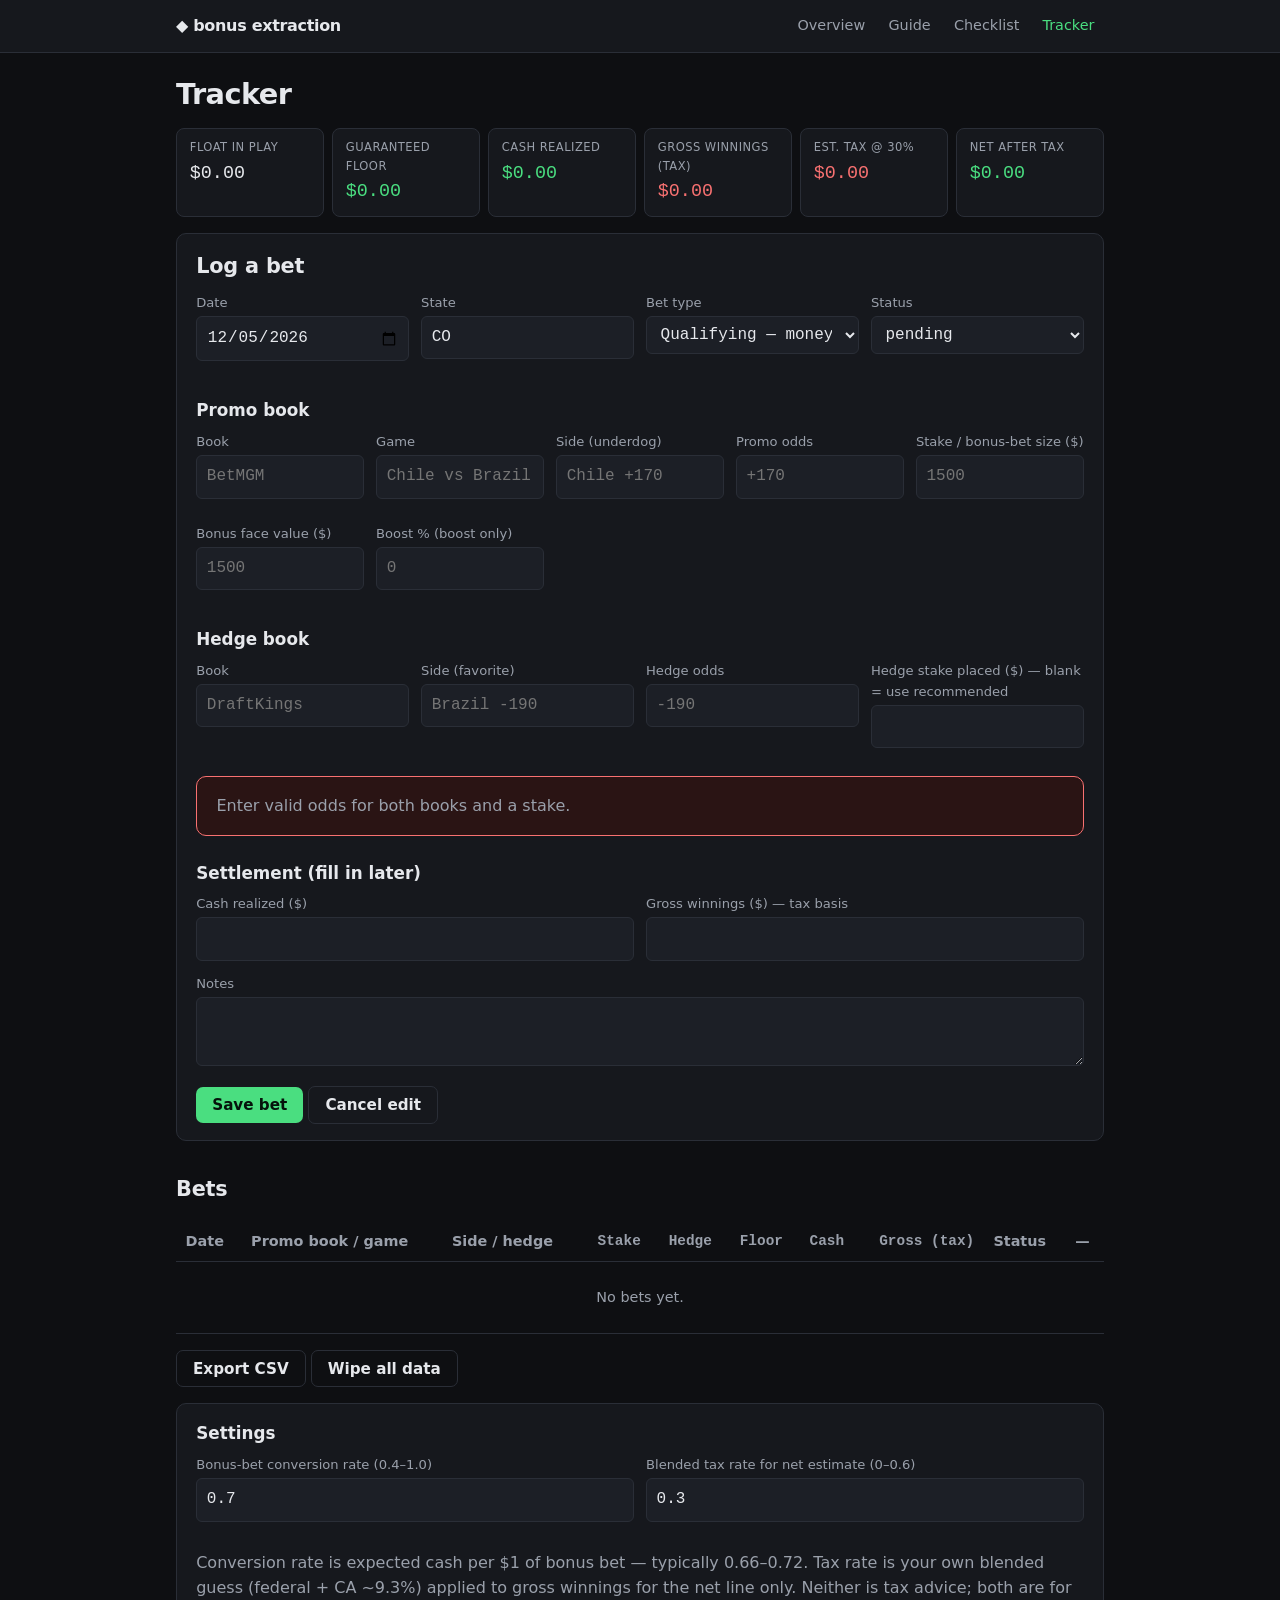
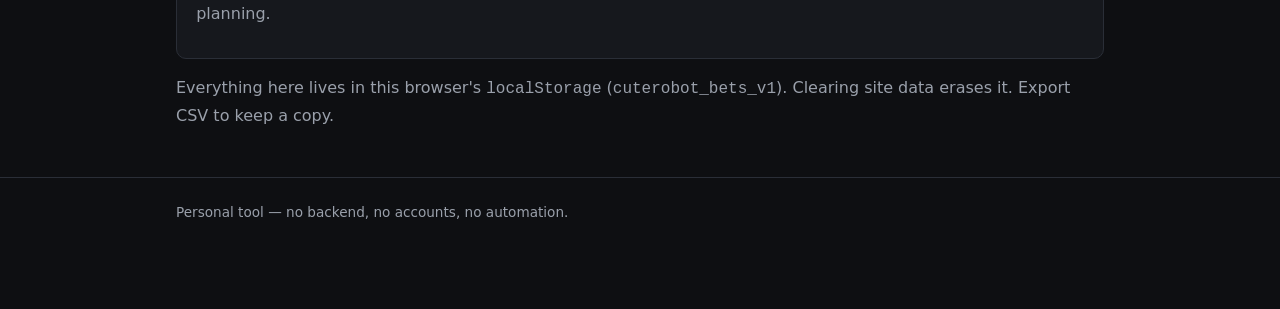
<file: tracker.html>
<!doctype html>
<html lang="en">
<head>
  <meta charset="utf-8">
  <meta name="viewport" content="width=device-width, initial-scale=1">
  <meta name="robots" content="noindex">
  <title>Tracker — bets, hedge stakes, P&amp;L</title>
  <link rel="stylesheet" href="css/style.css">
</head>
<body>
<header class="site">
  <div class="wrap">
    <a class="brand" href="index.html">◆ bonus extraction</a>
    <nav>
      <a href="index.html">Overview</a>
      <a href="guide.html">Guide</a>
      <a href="checklist.html">Checklist</a>
      <a href="tracker.html" class="active">Tracker</a>
    </nav>
  </div>
</header>

<main class="wrap" id="tracker-app">
  <h1>Tracker</h1>

  <div class="summary" id="summary-bar"></div>

  <section class="card">
    <h2 id="form-title" style="margin-top:0">Log a bet</h2>
    <form id="bet-form">
      <div class="form-grid">
        <div class="field"><label>Date</label><input name="date" type="date"></div>
        <div class="field"><label>State</label><input name="state" value="CO"></div>
        <div class="field">
          <label>Bet type</label>
          <select name="betType">
            <option value="qualifying">Qualifying — money back if it loses</option>
            <option value="secondChance">Second chance</option>
            <option value="bonusConversion">Bonus-bet conversion (SNR)</option>
            <option value="profitBoost">Profit boost</option>
          </select>
        </div>
        <div class="field"><label>Status</label>
          <select name="status">
            <option value="pending">pending</option>
            <option value="settled">settled</option>
            <option value="bonus_credited">bonus credited</option>
            <option value="converted">converted</option>
          </select>
        </div>
      </div>

      <h3>Promo book</h3>
      <div class="form-grid">
        <div class="field"><label>Book</label><input name="book" placeholder="BetMGM"></div>
        <div class="field"><label>Game</label><input name="game" placeholder="Chile vs Brazil"></div>
        <div class="field"><label>Side (underdog)</label><input name="side" placeholder="Chile +170"></div>
        <div class="field"><label>Promo odds</label><input name="promoOdds" placeholder="+170"></div>
        <div class="field"><label>Stake / bonus-bet size ($)</label><input name="stake" type="number" step="0.01" placeholder="1500"></div>
        <div class="field"><label>Bonus face value ($)</label><input name="bonusValue" type="number" step="0.01" placeholder="1500"></div>
        <div class="field"><label>Boost % (boost only)</label><input name="boostPct" type="number" step="1" placeholder="0"></div>
      </div>

      <h3>Hedge book</h3>
      <div class="form-grid">
        <div class="field"><label>Book</label><input name="hedgeBook" placeholder="DraftKings"></div>
        <div class="field"><label>Side (favorite)</label><input name="hedgeSide" placeholder="Brazil -190"></div>
        <div class="field"><label>Hedge odds</label><input name="hedgeOdds" placeholder="-190"></div>
        <div class="field"><label>Hedge stake placed ($) — blank = use recommended</label><input name="hedgeStake" type="number" step="0.01"></div>
      </div>

      <div id="calc-preview" class="result"></div>

      <h3>Settlement (fill in later)</h3>
      <div class="form-grid">
        <div class="field"><label>Cash realized ($)</label><input name="cashRealized" type="number" step="0.01"></div>
        <div class="field"><label>Gross winnings ($) — tax basis</label><input name="grossWinnings" type="number" step="0.01"></div>
      </div>
      <div class="field"><label>Notes</label><textarea name="notes"></textarea></div>

      <button type="submit" class="btn">Save bet</button>
      <button type="button" class="btn ghost" id="cancel-edit" hidden>Cancel edit</button>
    </form>
  </section>

  <h2>Bets</h2>
  <div class="tbl-scroll">
    <table>
      <thead>
        <tr>
          <th>Date</th>
          <th>Promo book / game</th>
          <th>Side / hedge</th>
          <th class="num">Stake</th>
          <th class="num">Hedge</th>
          <th class="num">Floor</th>
          <th class="num">Cash</th>
          <th class="num">Gross (tax)</th>
          <th>Status</th>
          <th>—</th>
        </tr>
      </thead>
      <tbody id="bet-rows"></tbody>
    </table>
  </div>

  <p>
    <button type="button" class="btn ghost" id="export-csv">Export CSV</button>
    <button type="button" class="btn ghost" id="wipe-data">Wipe all data</button>
  </p>

  <section class="card">
    <h3 style="margin-top:0">Settings</h3>
    <div class="form-grid">
      <div class="field">
        <label>Bonus-bet conversion rate (0.4–1.0)</label>
        <input id="set-conversion" type="number" step="0.01" min="0.4" max="1">
      </div>
      <div class="field">
        <label>Blended tax rate for net estimate (0–0.6)</label>
        <input id="set-tax" type="number" step="0.01" min="0" max="0.6">
      </div>
    </div>
    <p class="dim">Conversion rate is expected cash per $1 of bonus bet — typically 0.66–0.72.
      Tax rate is your own blended guess (federal + CA ~9.3%) applied to gross winnings for the
      net line only. Neither is tax advice; both are for planning.</p>
  </section>

  <p class="dim">Everything here lives in this browser's <code>localStorage</code>
    (<code>cuterobot_bets_v1</code>). Clearing site data erases it. Export CSV to keep a copy.</p>
</main>

<footer class="site">
  <div class="wrap">Personal tool — no backend, no accounts, no automation.</div>
</footer>

<script src="js/tracker.js"></script>
<script src="js/data.js"></script>
</body>
</html>
</file>
<file: css/style.css>
/* cuterobot-bonus — shared styles. Dark, high contrast, monospace numerics, mobile-first. */

:root {
  --bg: #0e0f12;
  --bg-raised: #16181d;
  --bg-input: #1c1f26;
  --border: #2a2e37;
  --text: #e6e8ec;
  --text-dim: #9aa0ab;
  --accent: #4ade80;      /* green — profit / go */
  --accent-dim: #1f3d2b;
  --warn: #fbbf24;        /* amber — verify / caution */
  --warn-dim: #3a2f12;
  --bad: #f87171;         /* red — loss / stop */
  --link: #7dd3fc;
  --mono: ui-monospace, "SF Mono", "JetBrains Mono", Menlo, Consolas, monospace;
  --sans: system-ui, -apple-system, "Segoe UI", Roboto, sans-serif;
}

* { box-sizing: border-box; }

html { -webkit-text-size-adjust: 100%; }

body {
  margin: 0;
  background: var(--bg);
  color: var(--text);
  font: 16px/1.6 var(--sans);
  padding: 0 0 4rem;
}

.wrap { max-width: 960px; margin: 0 auto; padding: 0 1rem; }

/* ---- nav ---- */
header.site {
  border-bottom: 1px solid var(--border);
  background: var(--bg-raised);
  position: sticky; top: 0; z-index: 10;
}
header.site .wrap { display: flex; align-items: center; gap: 1rem; height: 52px; }
header.site a.brand { font-weight: 700; color: var(--text); text-decoration: none; letter-spacing: -0.02em; }
header.site nav { display: flex; gap: 0.25rem; margin-left: auto; }
header.site nav a {
  color: var(--text-dim); text-decoration: none; font-size: 0.9rem;
  padding: 0.35rem 0.6rem; border-radius: 6px;
}
header.site nav a:hover { color: var(--text); background: var(--bg-input); }
header.site nav a.active { color: var(--accent); }

/* ---- typography ---- */
h1 { font-size: 1.8rem; line-height: 1.2; letter-spacing: -0.02em; margin: 1.5rem 0 0.5rem; }
h2 { font-size: 1.3rem; margin: 2rem 0 0.5rem; letter-spacing: -0.01em; }
h3 { font-size: 1.05rem; margin: 1.5rem 0 0.4rem; }
p, li { color: var(--text); }
.lede { font-size: 1.1rem; color: var(--text-dim); }
a { color: var(--link); }
code, .num { font-family: var(--mono); }
.num { font-variant-numeric: tabular-nums; }
small, .dim { color: var(--text-dim); }
hr { border: 0; border-top: 1px solid var(--border); margin: 2rem 0; }

/* ---- banners ---- */
.banner {
  border: 1px solid var(--warn); background: var(--warn-dim);
  border-radius: 8px; padding: 0.8rem 1rem; margin: 1rem 0;
  font-size: 0.92rem;
}
.banner.blocking { border-color: var(--bad); background: #3a1414; }
.banner strong { color: var(--text); }
.banner.dismissable { display: flex; gap: 1rem; align-items: flex-start; }
.banner.dismissable button {
  margin-left: auto; background: none; border: 1px solid currentColor;
  color: inherit; border-radius: 5px; padding: 0.15rem 0.5rem; cursor: pointer;
  flex-shrink: 0;
}

/* ---- cards / callouts ---- */
.card {
  background: var(--bg-raised); border: 1px solid var(--border);
  border-radius: 10px; padding: 1rem 1.2rem; margin: 1rem 0;
}
.grid2 { display: grid; grid-template-columns: 1fr 1fr; gap: 0.75rem; }
@media (max-width: 640px) { .grid2 { grid-template-columns: 1fr; } }

/* ---- tables ---- */
.tbl-scroll { overflow-x: auto; -webkit-overflow-scrolling: touch; margin: 1rem 0; }
table { border-collapse: collapse; width: 100%; font-size: 0.9rem; }
th, td { text-align: left; padding: 0.5rem 0.6rem; border-bottom: 1px solid var(--border); }
th { color: var(--text-dim); font-weight: 600; white-space: nowrap; }
td.num, th.num { text-align: right; font-family: var(--mono); font-variant-numeric: tabular-nums; }
tr:hover td { background: var(--bg-input); }

/* ---- forms ---- */
label { display: block; font-size: 0.82rem; color: var(--text-dim); margin-bottom: 0.2rem; }
input, select, textarea {
  width: 100%; background: var(--bg-input); border: 1px solid var(--border);
  color: var(--text); border-radius: 6px; padding: 0.5rem 0.6rem;
  font: inherit; font-family: var(--mono);
}
input:focus, select:focus, textarea:focus { outline: 2px solid var(--link); outline-offset: 0; }
textarea { font-family: var(--sans); min-height: 3rem; resize: vertical; }
.field { margin-bottom: 0.75rem; }
.form-grid { display: grid; grid-template-columns: repeat(auto-fit, minmax(150px, 1fr)); gap: 0.75rem; }

button.btn, a.btn {
  display: inline-block; background: var(--accent); color: #05130b;
  border: 0; border-radius: 7px; padding: 0.55rem 1rem; font-weight: 600;
  font-family: var(--sans); cursor: pointer; text-decoration: none; font-size: 0.95rem;
}
button.btn:hover, a.btn:hover { filter: brightness(1.08); }
button.btn.ghost, a.btn.ghost { background: none; border: 1px solid var(--border); color: var(--text); }
button.btn.sm { padding: 0.3rem 0.6rem; font-size: 0.82rem; }

/* ---- computed-result box ---- */
.result { background: var(--accent-dim); border: 1px solid var(--accent); border-radius: 10px; padding: 1rem 1.2rem; margin: 1rem 0; }
.result.negative { background: #2a1414; border-color: var(--bad); }
.result .big { font-family: var(--mono); font-size: 1.6rem; font-weight: 700; font-variant-numeric: tabular-nums; }
.result .row { display: flex; justify-content: space-between; font-family: var(--mono); font-size: 0.9rem; padding: 0.15rem 0; }
.result .row span:last-child { font-variant-numeric: tabular-nums; }

/* ---- summary bar ---- */
.summary { display: grid; grid-template-columns: repeat(auto-fit, minmax(130px, 1fr)); gap: 0.5rem; margin: 1rem 0; }
.summary .stat { background: var(--bg-raised); border: 1px solid var(--border); border-radius: 8px; padding: 0.6rem 0.8rem; }
.summary .stat .k { font-size: 0.72rem; color: var(--text-dim); text-transform: uppercase; letter-spacing: 0.04em; }
.summary .stat .v { font-family: var(--mono); font-size: 1.15rem; font-variant-numeric: tabular-nums; margin-top: 0.15rem; }
.pos { color: var(--accent); }
.neg { color: var(--bad); }

/* ---- status pills ---- */
.pill { font-family: var(--mono); font-size: 0.75rem; padding: 0.1rem 0.45rem; border-radius: 999px; border: 1px solid var(--border); white-space: nowrap; }
.pill.pending { color: var(--warn); border-color: var(--warn); }
.pill.settled { color: var(--text-dim); }
.pill.bonus_credited { color: var(--link); border-color: var(--link); }
.pill.converted { color: var(--accent); border-color: var(--accent); }

/* ---- misc ---- */
.step { counter-increment: step; position: relative; padding-left: 2.4rem; margin: 1.5rem 0; }
.step::before {
  content: counter(step); position: absolute; left: 0; top: 0;
  width: 1.7rem; height: 1.7rem; border-radius: 50%; background: var(--bg-input);
  border: 1px solid var(--border); color: var(--accent);
  display: flex; align-items: center; justify-content: center;
  font-family: var(--mono); font-size: 0.85rem; font-weight: 700;
}
ol.steps { list-style: none; counter-reset: step; padding: 0; }
footer.site { border-top: 1px solid var(--border); margin-top: 3rem; padding: 1.5rem 0; color: var(--text-dim); font-size: 0.85rem; }
.kbd { font-family: var(--mono); background: var(--bg-input); border: 1px solid var(--border); border-radius: 4px; padding: 0.05rem 0.35rem; font-size: 0.85em; }
</file>
